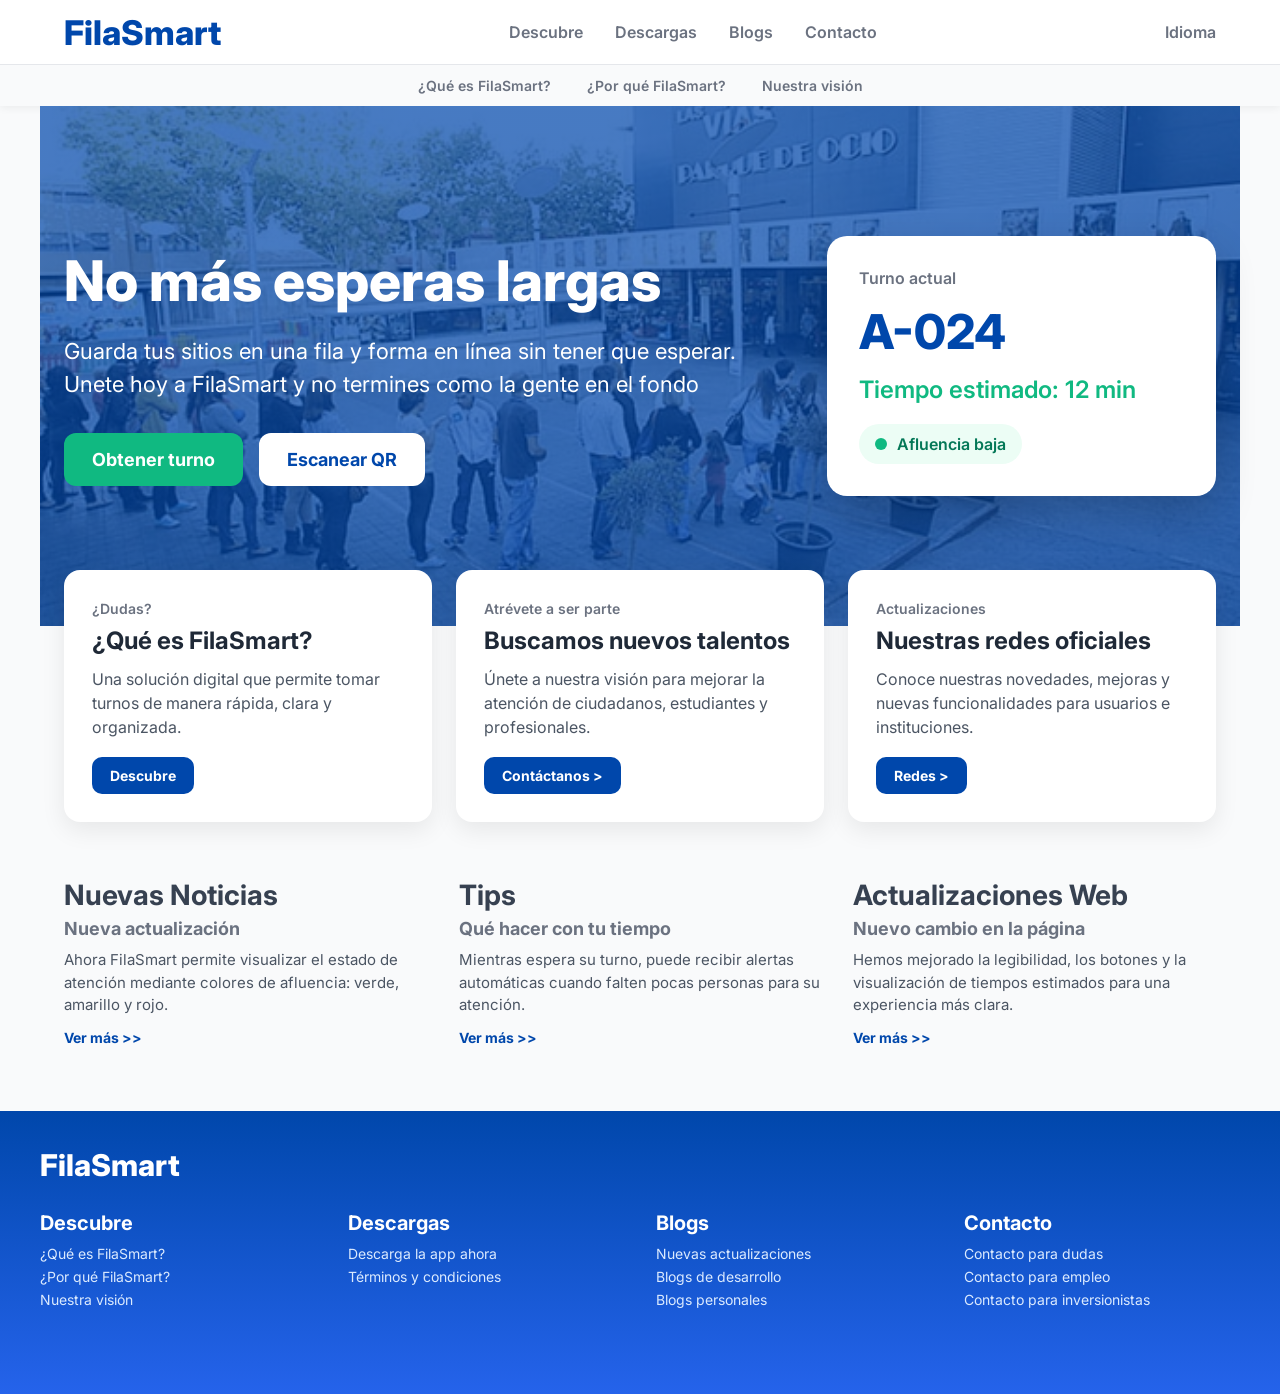
<file: index.html>
<!DOCTYPE html>
<html lang="es">

<head>
    <meta charset="UTF-8">
    <meta name="viewport" content="width=device-width, initial-scale=1.0">
    <link href="https://fonts.googleapis.com/css2?family=Inter:wght@400;600;800&display=swap" rel="stylesheet">
    <link rel="stylesheet" href="css/styles.css">
    <title>FilaSmart - No más esperas largas</title>
</head>

<body>
    <header class="header">
        <nav class="navbar">
            <a href="#" class="logo">FilaSmart</a>

            <ul class="nav-menu">
                <li><a href="#">Descubre</a></li>
                <li><a href="#">Descargas</a></li>
                <li><a href="#">Blogs</a></li>
                <li><a href="#">Contacto</a></li>
            </ul>
            <a href="#" class="idioma">Idioma</a>
        </nav>

        <div class="subnav">
            <a href="#">¿Qué es FilaSmart?</a>
            <a href="#">¿Por qué FilaSmart?</a>
            <a href="#">Nuestra visión</a>
        </div>
    </header>
    <!--Odio el webdesign moderno porque no podemos usar tables putos todos-->
    <main>

        <section class="hero">
            <div class="hero-contenido">
                <h1>No más esperas largas</h1>
                <p>
                    Guarda tus sitios en una fila y forma en línea sin tener que esperar. Unete hoy a FilaSmart y no
                    termines como la gente en el fondo
                </p>

                <div class="hero-botones">
                    <a href="#" class="btn-primario">Obtener turno</a>
                    <a href="#" class="btn-secundario">Escanear QR</a>
                </div>
            </div>

            <div class="turn-card">
                <span class="card-label">Turno actual</span>
                <h2>A-024</h2>

                <p class="tiempo-espera">Tiempo estimado: 12 min</p>

                <div class="status">
                    <span class="status-detalle"></span>
                    Afluencia baja
                </div>
            </div>
        </section>

        <!--CARTA -->
        <section class="info-section">

            <article class="info-card">
                <span>¿Dudas?</span>
                <h3>¿Qué es FilaSmart?</h3>
                <p>
                    Una solución digital que permite tomar turnos de manera rápida, clara y organizada.
                </p>
                <a href="#">Descubre</a>
            </article>

            <article class="info-card">
                <span>Atrévete a ser parte</span>
                <h3>Buscamos nuevos talentos</h3>
                <p>
                    Únete a nuestra visión para mejorar la atención de ciudadanos,
                    estudiantes y profesionales.
                </p>
                <a href="#">Contáctanos &gt;</a>
            </article>

            <article class="info-card">
                <span>Actualizaciones</span>
                <h3>Nuestras redes oficiales</h3>
                <p>
                    Conoce nuestras novedades, mejoras y nuevas funcionalidades
                    para usuarios e instituciones.
                </p>
                <a href="#">Redes &gt;</a>
            </article>

        </section>

        <!--NOTICIAS-->
        <section class="seccion-noticias">

            <article>
                <h3>Nuevas Noticias</h3>
                <h4>Nueva actualización</h4>
                <p>
                    Ahora FilaSmart permite visualizar el estado de atención mediante
                    colores de afluencia: verde, amarillo y rojo.
                </p>
                <a href="#">Ver más &gt;&gt;</a>
            </article>

            <article>
                <h3>Tips</h3>
                <h4>Qué hacer con tu tiempo</h4>
                <p>
                    Mientras espera su turno, puede recibir alertas automáticas
                    cuando falten pocas personas para su atención.
                </p>
                <a href="#">Ver más &gt;&gt;</a>
            </article>

            <article>
                <h3>Actualizaciones Web</h3>
                <h4>Nuevo cambio en la página</h4>
                <p>
                    Hemos mejorado la legibilidad, los botones y la visualización
                    de tiempos estimados para una experiencia más clara.
                </p>
                <a href="#">Ver más &gt;&gt;</a>
            </article>

        </section>

    </main>

    <!--ELFOOTER-->
    <footer class="footer">
        <div class="footer-logo">FilaSmart</div>

        <div class="footer-content">

            <div>
                <h4>Descubre</h4>
                <a href="#">¿Qué es FilaSmart?</a>
                <a href="#">¿Por qué FilaSmart?</a>
                <a href="#">Nuestra visión</a>
            </div>

            <div>
                <h4>Descargas</h4>
                <a href="#">Descarga la app ahora</a>
                <a href="#">Términos y condiciones</a>
            </div>

            <div>
                <h4>Blogs</h4>
                <a href="#">Nuevas actualizaciones</a>
                <a href="#">Blogs de desarrollo</a>
                <a href="#">Blogs personales</a>
            </div>

            <div>
                <h4>Contacto</h4>
                <a href="#">Contacto para dudas</a>
                <a href="#">Contacto para empleo</a>
                <a href="#">Contacto para inversionistas</a>
            </div>

        </div>
    </footer>

</body>

</html>
</file>
<file: css/styles.css>
* {
    margin: 0;
    padding: 0;
    box-sizing: border-box;
}

body {
    font-family: 'Inter', Arial, sans-serif;
    background-color: #F9FAFB;
    color: #1F2937;
}

a {
    text-decoration: none;
    color: inherit;
}

ul {
    list-style: none;
}

/* HEADER */

.header {
    background: #ffffff;
    box-shadow: 0 2px 8px rgba(0, 0, 0, 0.06);
}

.navbar {
    max-width: 1200px;
    margin: auto;
    height: 64px;
    display: flex;
    align-items: center;
    justify-content: space-between;
    padding: 0 24px;
}

.logo {
    font-size: 34px;
    font-weight: 800;
    color: #0047AB;
}

.nav-menu {
    display: flex;
    gap: 32px;
}

.nav-menu a,
.idioma {
    font-size: 16px;
    font-weight: 600;
    color: #6B7280;
    transition: color 0.3s ease;
}

.nav-menu a:hover,
.idioma:hover {
    color: #0047AB;
}

.subnav {
    height: 42px;
    background: #F9FAFB;
    display: flex;
    justify-content: center;
    align-items: center;
    gap: 36px;
    border-top: 1px solid #E5E7EB;
}

.subnav a {
    font-size: 14px;
    font-weight: 600;
    color: #6B7280;
}

.subnav a:hover {
    color: #0047AB;
}

/* HERO */

.hero {
    min-height: 520px;
    max-width: 1200px;
    margin: 0 auto;
    padding: 72px 24px;
    display: grid;
    grid-template-columns: 1.3fr 0.7fr;
    gap: 40px;
    align-items: center;

    background:
        linear-gradient(rgba(0, 71, 171, 0.72), rgba(0, 71, 171, 0.72)),
        url("../assets/images/fila.webp");
    background-size: cover;
    background-position: center;
}

.hero-contenido {
    color: #ffffff;
}

.hero-contenido h1 {
    font-size: 56px;
    font-weight: 800;
    margin-bottom: 20px;
}

.hero-contenido p {
    font-size: 22px;
    line-height: 1.5;
    max-width: 680px;
    margin-bottom: 32px;
}

.hero-botones {
    display: flex;
    gap: 16px;
}

.btn-primario,
.btn-secundario {
    padding: 16px 28px;
    border-radius: 12px;
    font-size: 18px;
    font-weight: 700;
    transition: all 0.3s ease;
}

.btn-primario {
    background: #10B981;
    color: #ffffff;
}

.btn-primario:hover {
    background: #059669;
}

.btn-secundario {
    background: #ffffff;
    color: #0047AB;
}

.btn-secundario:hover {
    background: #E5E7EB;
}

/* CARD DE TURNO */

.turn-card {
    background: #ffffff;
    padding: 32px;
    border-radius: 20px;
    box-shadow: 0 16px 40px rgba(0, 0, 0, 0.18);
}

.card-label {
    font-size: 16px;
    font-weight: 600;
    color: #6B7280;
}

.turn-card h2 {
    font-size: 48px;
    font-weight: 800;
    color: #0047AB;
    margin: 14px 0;
}

.tiempo-espera {
    font-size: 24px;
    font-weight: 600;
    color: #10B981;
    margin-bottom: 20px;
}

.status {
    display: inline-flex;
    align-items: center;
    gap: 10px;
    background: #ECFDF5;
    color: #047857;
    padding: 10px 16px;
    border-radius: 999px;
    font-size: 16px;
    font-weight: 600;
}

.status-detalle {
    width: 12px;
    height: 12px;
    background: #10B981;
    border-radius: 50%;
}

/* INFO CARDS */

.info-section {
    max-width: 1200px;
    margin: -56px auto 56px;
    padding: 0 24px;
    display: grid;
    grid-template-columns: repeat(3, 1fr);
    gap: 24px;
}

.info-card {
    background: #ffffff;
    padding: 28px;
    border-radius: 16px;
    box-shadow: 0 8px 24px rgba(0, 0, 0, 0.08);
}

.info-card span {
    font-size: 14px;
    font-weight: 600;
    color: #6B7280;
}

.info-card h3 {
    font-size: 24px;
    color: #1F2937;
    margin: 8px 0 12px;
}

.info-card p {
    font-size: 16px;
    line-height: 1.5;
    color: #4B5563;
    margin-bottom: 18px;
}

.info-card a {
    display: inline-block;
    background: #0047AB;
    color: #ffffff;
    padding: 10px 18px;
    border-radius: 10px;
    font-size: 14px;
    font-weight: 700;
}

/* NEWS */

.seccion-noticias {
    max-width: 1200px;
    margin: 0 auto 64px;
    padding: 0 24px;
    display: grid;
    grid-template-columns: repeat(3, 1fr);
    gap: 32px;
}

.seccion-noticias h3 {
    font-size: 28px;
    color: #374151;
    margin-bottom: 6px;
}

.seccion-noticias h4 {
    font-size: 18px;
    color: #6B7280;
    margin-bottom: 10px;
}

.seccion-noticias p {
    font-size: 15px;
    line-height: 1.5;
    color: #4B5563;
    margin-bottom: 10px;
}

.seccion-noticias a {
    font-size: 14px;
    font-weight: 700;
    color: #0047AB;
}

/* FOOTER */

.footer {
    background: linear-gradient(#0047AB, #2563EB);
    color: #ffffff;
    padding: 36px 24px 80px;
}

.footer-logo {
    max-width: 1200px;
    margin: 0 auto 28px;
    font-size: 30px;
    font-weight: 800;
}

.footer-content {
    max-width: 1200px;
    margin: auto;
    display: grid;
    grid-template-columns: repeat(4, 1fr);
    gap: 32px;
}

.footer-content h4 {
    font-size: 20px;
    margin-bottom: 10px;
}

.footer-content a {
    display: block;
    font-size: 14px;
    color: #DBEAFE;
    margin-bottom: 6px;
}

/* RESPONSIVE */

@media (max-width: 900px) {
    .navbar {
        height: auto;
        flex-direction: column;
        gap: 16px;
        padding: 20px;
    }

    .nav-menu {
        flex-wrap: wrap;
        justify-content: center;
    }

    .subnav {
        height: auto;
        flex-wrap: wrap;
        padding: 14px;
        gap: 18px;
    }

    .hero {
        grid-template-columns: 1fr;
        padding: 56px 20px;
    }

    .hero-contenido h1 {
        font-size: 40px;
    }

    .hero-contenido p {
        font-size: 18px;
    }

    .info-section,
    .news-section,
    .footer-content {
        grid-template-columns: 1fr;
    }

    .info-section {
        margin-top: 32px;
    }
}
</file>
